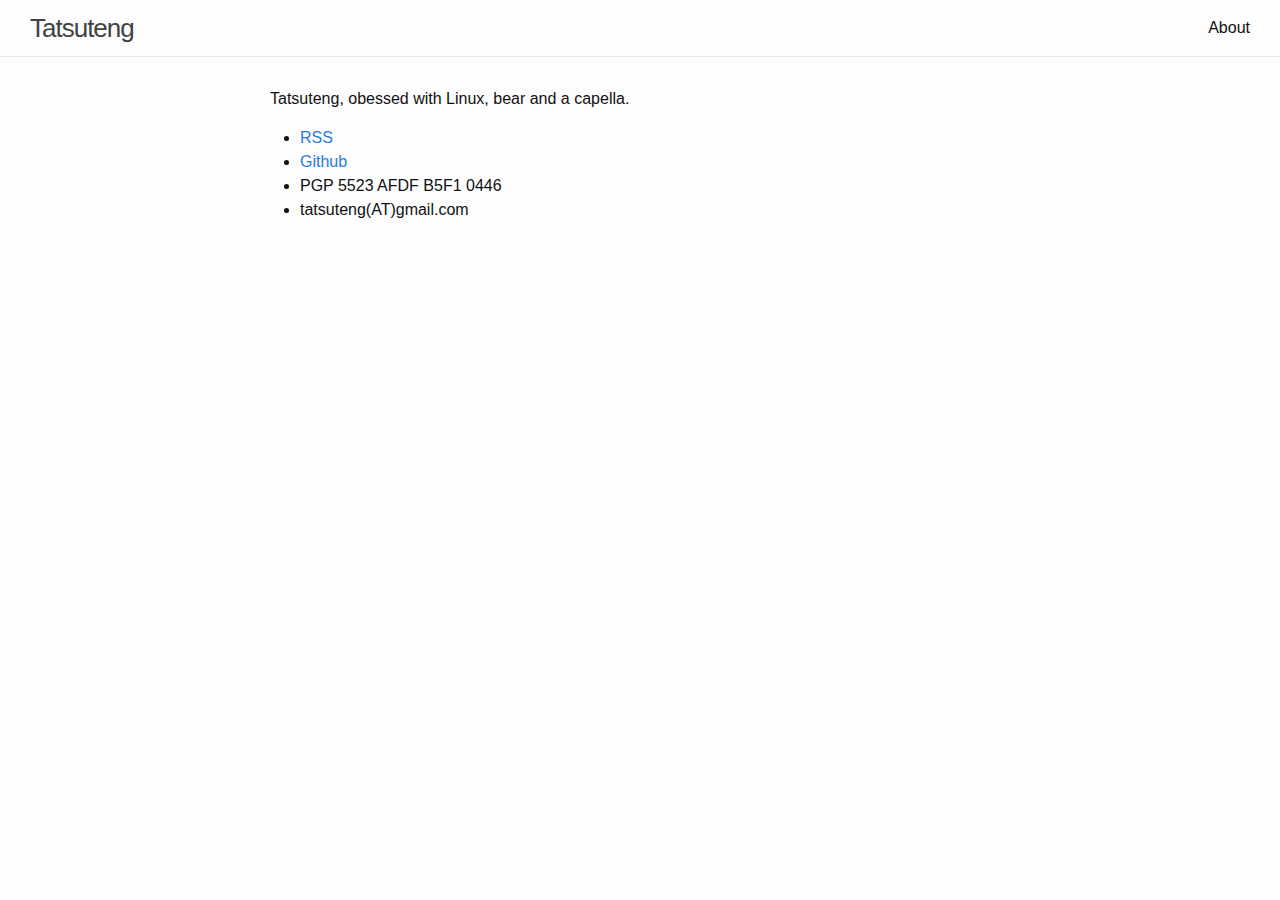
<file: about/index.html>
<!DOCTYPE html>
<html>

  <head>
  <meta charset="utf-8">
  <meta http-equiv="X-UA-Compatible" content="IE=edge">
  <meta name="viewport" content="width=device-width, initial-scale=1">

  <title>About</title>
  <meta name="description" content="">

  <link rel="stylesheet" href="/css/main.css">
  <link rel="canonical" href="/about/">
  <link rel="alternate" type="application/rss+xml" title="Tatsuteng" href="/feed.xml">
</head>


  <body>

    <header class="site-header">

  <div class="wrapper">

    <a class="site-title" href="/">Tatsuteng</a>

    <nav class="site-nav">
      <a href="#" class="menu-icon">
        <svg viewBox="0 0 18 15">
          <path fill="#424242" d="M18,1.484c0,0.82-0.665,1.484-1.484,1.484H1.484C0.665,2.969,0,2.304,0,1.484l0,0C0,0.665,0.665,0,1.484,0 h15.031C17.335,0,18,0.665,18,1.484L18,1.484z"/>
          <path fill="#424242" d="M18,7.516C18,8.335,17.335,9,16.516,9H1.484C0.665,9,0,8.335,0,7.516l0,0c0-0.82,0.665-1.484,1.484-1.484 h15.031C17.335,6.031,18,6.696,18,7.516L18,7.516z"/>
          <path fill="#424242" d="M18,13.516C18,14.335,17.335,15,16.516,15H1.484C0.665,15,0,14.335,0,13.516l0,0 c0-0.82,0.665-1.484,1.484-1.484h15.031C17.335,12.031,18,12.696,18,13.516L18,13.516z"/>
        </svg>
      </a>

      <div class="trigger">
        
          
          <a class="page-link" href="/about/">About</a>
          
        
          
        
          
        
          
        
      </div>
    </nav>

  </div>

</header>


    <div class="page-content">
      <div class="wrapper">
        <article class="post">

  <div class="post-content">
    <p>Tatsuteng, obessed with Linux, bear and a capella.</p>

<ul>
  <li><a href="/feed.xml">RSS</a></li>
  <li><a href="https://github.com/tatsuteng/">Github</a></li>
  <li>PGP 5523 AFDF B5F1 0446</li>
  <li>tatsuteng(AT)gmail.com</li>
</ul>

  </div>

</article>

      </div>
    </div>

  </body>

</html>
</file>
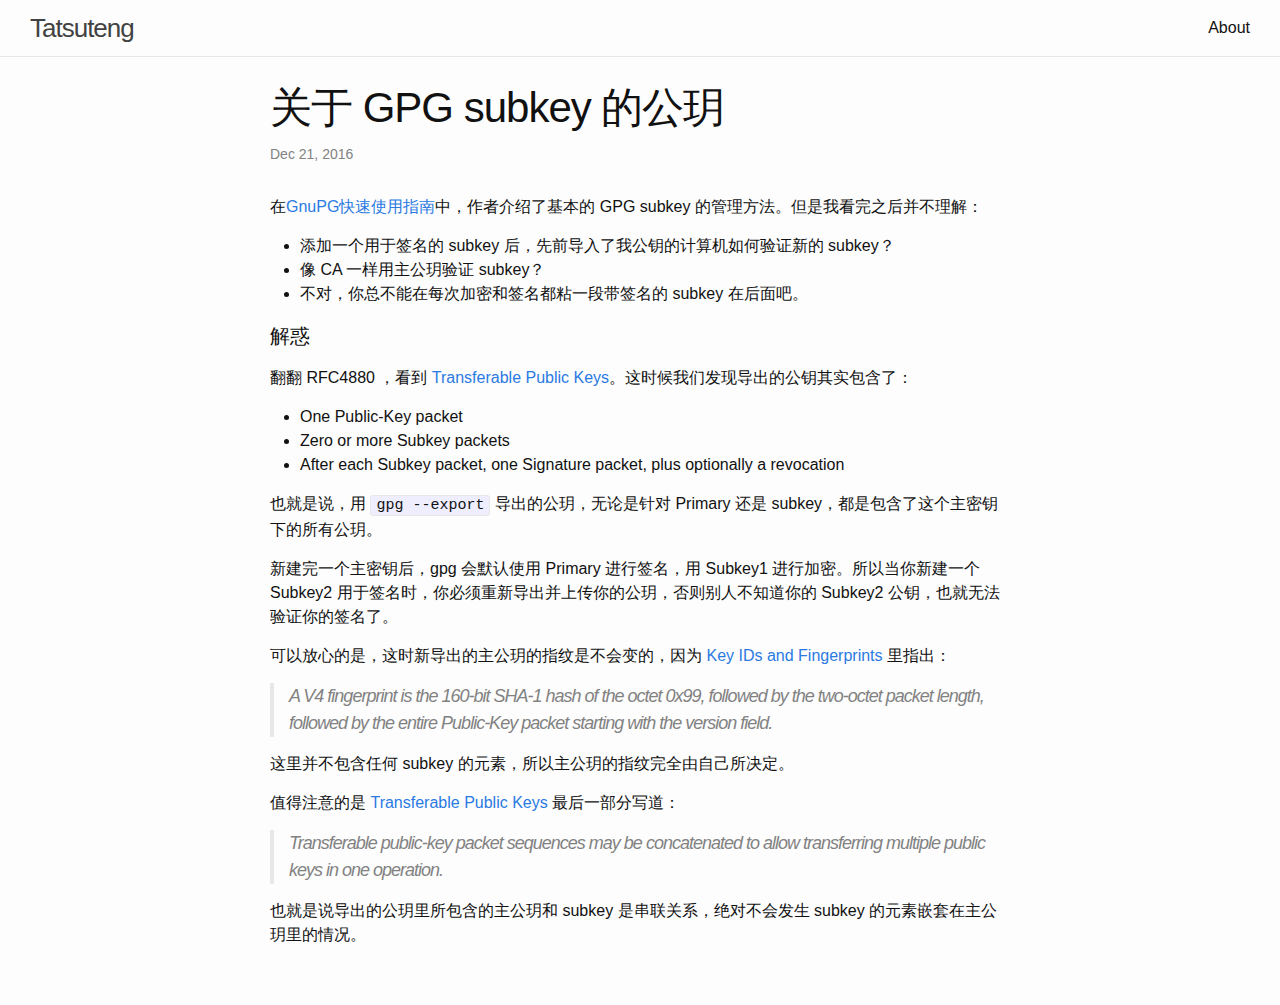
<file: 2016/12/21/GPG-subkey.html>
<!DOCTYPE html>
<html>

  <head>
  <meta charset="utf-8">
  <meta http-equiv="X-UA-Compatible" content="IE=edge">
  <meta name="viewport" content="width=device-width, initial-scale=1">

  <title>关于 GPG subkey 的公玥</title>
  <meta name="description" content="在GnuPG快速使用指南中，作者介绍了基本的 GPG subkey 的管理方法。但是我看完之后并不理解：">

  <link rel="stylesheet" href="/css/main.css">
  <link rel="canonical" href="/2016/12/21/GPG-subkey.html">
  <link rel="alternate" type="application/rss+xml" title="Tatsuteng" href="/feed.xml">
</head>


  <body>

    <header class="site-header">

  <div class="wrapper">

    <a class="site-title" href="/">Tatsuteng</a>

    <nav class="site-nav">
      <a href="#" class="menu-icon">
        <svg viewBox="0 0 18 15">
          <path fill="#424242" d="M18,1.484c0,0.82-0.665,1.484-1.484,1.484H1.484C0.665,2.969,0,2.304,0,1.484l0,0C0,0.665,0.665,0,1.484,0 h15.031C17.335,0,18,0.665,18,1.484L18,1.484z"/>
          <path fill="#424242" d="M18,7.516C18,8.335,17.335,9,16.516,9H1.484C0.665,9,0,8.335,0,7.516l0,0c0-0.82,0.665-1.484,1.484-1.484 h15.031C17.335,6.031,18,6.696,18,7.516L18,7.516z"/>
          <path fill="#424242" d="M18,13.516C18,14.335,17.335,15,16.516,15H1.484C0.665,15,0,14.335,0,13.516l0,0 c0-0.82,0.665-1.484,1.484-1.484h15.031C17.335,12.031,18,12.696,18,13.516L18,13.516z"/>
        </svg>
      </a>

      <div class="trigger">
        
          
          <a class="page-link" href="/about/">About</a>
          
        
          
        
          
        
          
        
      </div>
    </nav>

  </div>

</header>


    <div class="page-content">
      <div class="wrapper">
        <article class="post" itemscope itemtype="http://schema.org/BlogPosting">

  <header class="post-header">
    <h1 class="post-title" itemprop="name headline">关于 GPG subkey 的公玥</h1>
    <p class="post-meta"><time datetime="2016-12-21T20:00:00+08:00" itemprop="datePublished">Dec 21, 2016</time></p>
  </header>

  <div class="post-content" itemprop="articleBody">
    <p>在<a href="https://www.mawenbao.com/note/gnupg.html">GnuPG快速使用指南</a>中，作者介绍了基本的 GPG subkey 的管理方法。但是我看完之后并不理解：</p>

<ul>
  <li>添加一个用于签名的 subkey 后，先前导入了我公钥的计算机如何验证新的 subkey？</li>
  <li>像 CA 一样用主公玥验证 subkey？</li>
  <li>不对，你总不能在每次加密和签名都粘一段带签名的 subkey 在后面吧。</li>
</ul>

<h4 id="section">解惑</h4>

<p>翻翻 RFC4880 ，看到 <a href="https://tools.ietf.org/html/rfc4880#section-11.1">Transferable Public Keys</a>。这时候我们发现导出的公钥其实包含了：</p>

<ul>
  <li>One Public-Key packet</li>
  <li>Zero or more Subkey packets</li>
  <li>After each Subkey packet, one Signature packet, plus optionally a revocation</li>
</ul>

<p>也就是说，用 <code class="highlighter-rouge">gpg --export</code> 导出的公玥，无论是针对 Primary 还是 subkey，都是包含了这个主密钥下的所有公玥。</p>

<p>新建完一个主密钥后，gpg 会默认使用 Primary 进行签名，用 Subkey1 进行加密。所以当你新建一个 Subkey2 用于签名时，你必须重新导出并上传你的公玥，否则别人不知道你的 Subkey2 公钥，也就无法验证你的签名了。</p>

<p>可以放心的是，这时新导出的主公玥的指纹是不会变的，因为 <a href="https://tools.ietf.org/html/rfc4880#section-12.2">Key IDs and Fingerprints</a> 里指出：</p>

<blockquote>
  <p>A V4 fingerprint is the 160-bit SHA-1 hash of the octet 0x99,
followed by the two-octet packet length, followed by the entire
Public-Key packet starting with the version field.</p>
</blockquote>

<p>这里并不包含任何 subkey 的元素，所以主公玥的指纹完全由自己所决定。</p>

<p>值得注意的是 <a href="https://tools.ietf.org/html/rfc4880#section-11.1">Transferable Public Keys</a> 最后一部分写道：</p>

<blockquote>
  <p>Transferable public-key packet sequences may be concatenated to allow
transferring multiple public keys in one operation.</p>
</blockquote>

<p>也就是说导出的公玥里所包含的主公玥和 subkey 是串联关系，绝对不会发生 subkey 的元素嵌套在主公玥里的情况。</p>


  </div>

</article>

      </div>
    </div>

  </body>

</html>
</file>
<file: css/main.css>
/**
 * Reset some basic elements
 */
body, h1, h2, h3, h4, h5, h6,
p, blockquote, pre, hr,
dl, dd, ol, ul, figure {
  margin: 0;
  padding: 0; }

/**
 * Basic styling
 */
body {
  font: 400 16px/1.5 "Helvetica Neue", Helvetica, Arial, sans-serif;
  color: #111;
  background-color: #fdfdfd;
  -webkit-text-size-adjust: 100%;
  -webkit-font-feature-settings: "kern" 1;
  -moz-font-feature-settings: "kern" 1;
  -o-font-feature-settings: "kern" 1;
  font-feature-settings: "kern" 1;
  font-kerning: normal; }

/**
 * Set `margin-bottom` to maintain vertical rhythm
 */
h1, h2, h3, h4, h5, h6,
p, blockquote, pre,
ul, ol, dl, figure,
.highlight {
  margin-bottom: 15px; }

/**
 * Images
 */
img {
  max-width: 100%;
  vertical-align: middle; }

/**
 * Figures
 */
figure > img {
  display: block; }

figcaption {
  font-size: 14px; }

/**
 * Lists
 */
ul, ol {
  margin-left: 30px; }

li > ul,
li > ol {
  margin-bottom: 0; }

/**
 * Headings
 */
h1, h2, h3, h4, h5, h6 {
  font-weight: 400; }

/**
 * Links
 */
a {
  color: #2a7ae2;
  text-decoration: none; }
  a:visited {
    color: #1756a9; }
  a:hover {
    color: #111;
    text-decoration: underline; }

/**
 * Blockquotes
 */
blockquote {
  color: #828282;
  border-left: 4px solid #e8e8e8;
  padding-left: 15px;
  font-size: 18px;
  letter-spacing: -1px;
  font-style: italic; }
  blockquote > :last-child {
    margin-bottom: 0; }

/**
 * Code formatting
 */
pre,
code {
  font-size: 15px;
  border: 1px solid #e8e8e8;
  border-radius: 3px;
  background-color: #eef; }

code {
  padding: 1px 5px; }

pre {
  padding: 8px 12px;
  overflow-x: auto; }
  pre > code {
    border: 0;
    padding-right: 0;
    padding-left: 0; }

/**
 * Wrapper
 */
.wrapper {
  margin-right: auto;
  margin-left: auto;
  padding-right: 30px;
  padding-left: 30px; }
  @media screen and (max-width: 800px) {
    .wrapper {
      max-width: -webkit-calc(800px - (30px));
      max-width: calc(800px - (30px));
      padding-right: 15px;
      padding-left: 15px; } }

.page-content .wrapper {
  max-width: -webkit-calc(800px - (30px * 2));
  max-width: calc(800px - (30px * 2)); }

/**
 * Clearfix
 */
.wrapper:after, .footer-col-wrapper:after {
  content: "";
  display: table;
  clear: both; }

/**
 * Icons
 */
.icon > svg {
  display: inline-block;
  width: 16px;
  height: 16px;
  vertical-align: middle; }
  .icon > svg path {
    fill: #828282; }

/**
 * Site header
 */
.site-header {
  border-bottom: 1px solid #e8e8e8;
  min-height: 56px;
  position: relative; }

.site-title {
  font-size: 26px;
  font-weight: 300;
  line-height: 56px;
  letter-spacing: -1px;
  margin-bottom: 0;
  float: left; }
  .site-title, .site-title:visited {
    color: #424242; }

.site-nav {
  float: right;
  line-height: 56px; }
  .site-nav .menu-icon {
    display: none; }
  .site-nav .page-link {
    color: #111;
    line-height: 1.5; }
    .site-nav .page-link:not(:last-child) {
      margin-right: 20px; }
  @media screen and (max-width: 600px) {
    .site-nav {
      position: absolute;
      top: 9px;
      right: 15px;
      background-color: #fdfdfd;
      border: 1px solid #e8e8e8;
      border-radius: 5px;
      text-align: right; }
      .site-nav .menu-icon {
        display: block;
        float: right;
        width: 36px;
        height: 26px;
        line-height: 0;
        padding-top: 10px;
        text-align: center; }
        .site-nav .menu-icon > svg {
          width: 18px;
          height: 15px; }
          .site-nav .menu-icon > svg path {
            fill: #424242; }
      .site-nav .trigger {
        clear: both;
        display: none; }
      .site-nav:hover .trigger {
        display: block;
        padding-bottom: 5px; }
      .site-nav .page-link {
        display: block;
        padding: 5px 10px;
        margin-left: 20px; }
        .site-nav .page-link:not(:last-child) {
          margin-right: 0; } }

/**
 * Site footer
 */
.site-footer {
  border-top: 1px solid #e8e8e8;
  padding: 30px 0; }

.footer-heading {
  font-size: 18px;
  margin-bottom: 15px; }

.contact-list,
.social-media-list {
  list-style: none;
  margin-left: 0; }

.footer-col-wrapper {
  font-size: 15px;
  color: #828282;
  margin-left: -15px; }

.footer-col {
  float: left;
  margin-bottom: 15px;
  padding-left: 15px; }

.footer-col-1 {
  width: -webkit-calc(35% - (30px / 2));
  width: calc(35% - (30px / 2)); }

.footer-col-2 {
  width: -webkit-calc(20% - (30px / 2));
  width: calc(20% - (30px / 2)); }

.footer-col-3 {
  width: -webkit-calc(45% - (30px / 2));
  width: calc(45% - (30px / 2)); }

@media screen and (max-width: 800px) {
  .footer-col-1,
  .footer-col-2 {
    width: -webkit-calc(50% - (30px / 2));
    width: calc(50% - (30px / 2)); }

  .footer-col-3 {
    width: -webkit-calc(100% - (30px / 2));
    width: calc(100% - (30px / 2)); } }
@media screen and (max-width: 600px) {
  .footer-col {
    float: none;
    width: -webkit-calc(100% - (30px / 2));
    width: calc(100% - (30px / 2)); } }
/**
 * Page content
 */
.page-content {
  padding: 30px 0; }

.page-heading {
  font-size: 20px; }

.post-list {
  margin-left: 0;
  list-style: none; }
  .post-list > li {
    margin-bottom: 30px; }

.post-meta {
  font-size: 14px;
  color: #828282; }

.post-link {
  display: block;
  font-size: 24px; }

/**
 * Posts
 */
.post-header {
  margin-bottom: 30px; }

.post-title {
  font-size: 42px;
  letter-spacing: -1px;
  line-height: 1; }
  @media screen and (max-width: 800px) {
    .post-title {
      font-size: 36px; } }

.post-content {
  margin-bottom: 30px; }
  .post-content h2 {
    font-size: 32px; }
    @media screen and (max-width: 800px) {
      .post-content h2 {
        font-size: 28px; } }
  .post-content h3 {
    font-size: 26px; }
    @media screen and (max-width: 800px) {
      .post-content h3 {
        font-size: 22px; } }
  .post-content h4 {
    font-size: 20px; }
    @media screen and (max-width: 800px) {
      .post-content h4 {
        font-size: 18px; } }

/**
 * Syntax highlighting styles
 */
.highlight {
  background: #fff; }
  .highlighter-rouge .highlight {
    background: #eef; }
  .highlight .c {
    color: #998;
    font-style: italic; }
  .highlight .err {
    color: #a61717;
    background-color: #e3d2d2; }
  .highlight .k {
    font-weight: bold; }
  .highlight .o {
    font-weight: bold; }
  .highlight .cm {
    color: #998;
    font-style: italic; }
  .highlight .cp {
    color: #999;
    font-weight: bold; }
  .highlight .c1 {
    color: #998;
    font-style: italic; }
  .highlight .cs {
    color: #999;
    font-weight: bold;
    font-style: italic; }
  .highlight .gd {
    color: #000;
    background-color: #fdd; }
  .highlight .gd .x {
    color: #000;
    background-color: #faa; }
  .highlight .ge {
    font-style: italic; }
  .highlight .gr {
    color: #a00; }
  .highlight .gh {
    color: #999; }
  .highlight .gi {
    color: #000;
    background-color: #dfd; }
  .highlight .gi .x {
    color: #000;
    background-color: #afa; }
  .highlight .go {
    color: #888; }
  .highlight .gp {
    color: #555; }
  .highlight .gs {
    font-weight: bold; }
  .highlight .gu {
    color: #aaa; }
  .highlight .gt {
    color: #a00; }
  .highlight .kc {
    font-weight: bold; }
  .highlight .kd {
    font-weight: bold; }
  .highlight .kp {
    font-weight: bold; }
  .highlight .kr {
    font-weight: bold; }
  .highlight .kt {
    color: #458;
    font-weight: bold; }
  .highlight .m {
    color: #099; }
  .highlight .s {
    color: #d14; }
  .highlight .na {
    color: #008080; }
  .highlight .nb {
    color: #0086B3; }
  .highlight .nc {
    color: #458;
    font-weight: bold; }
  .highlight .no {
    color: #008080; }
  .highlight .ni {
    color: #800080; }
  .highlight .ne {
    color: #900;
    font-weight: bold; }
  .highlight .nf {
    color: #900;
    font-weight: bold; }
  .highlight .nn {
    color: #555; }
  .highlight .nt {
    color: #000080; }
  .highlight .nv {
    color: #008080; }
  .highlight .ow {
    font-weight: bold; }
  .highlight .w {
    color: #bbb; }
  .highlight .mf {
    color: #099; }
  .highlight .mh {
    color: #099; }
  .highlight .mi {
    color: #099; }
  .highlight .mo {
    color: #099; }
  .highlight .sb {
    color: #d14; }
  .highlight .sc {
    color: #d14; }
  .highlight .sd {
    color: #d14; }
  .highlight .s2 {
    color: #d14; }
  .highlight .se {
    color: #d14; }
  .highlight .sh {
    color: #d14; }
  .highlight .si {
    color: #d14; }
  .highlight .sx {
    color: #d14; }
  .highlight .sr {
    color: #009926; }
  .highlight .s1 {
    color: #d14; }
  .highlight .ss {
    color: #990073; }
  .highlight .bp {
    color: #999; }
  .highlight .vc {
    color: #008080; }
  .highlight .vg {
    color: #008080; }
  .highlight .vi {
    color: #008080; }
  .highlight .il {
    color: #099; }
</file>
